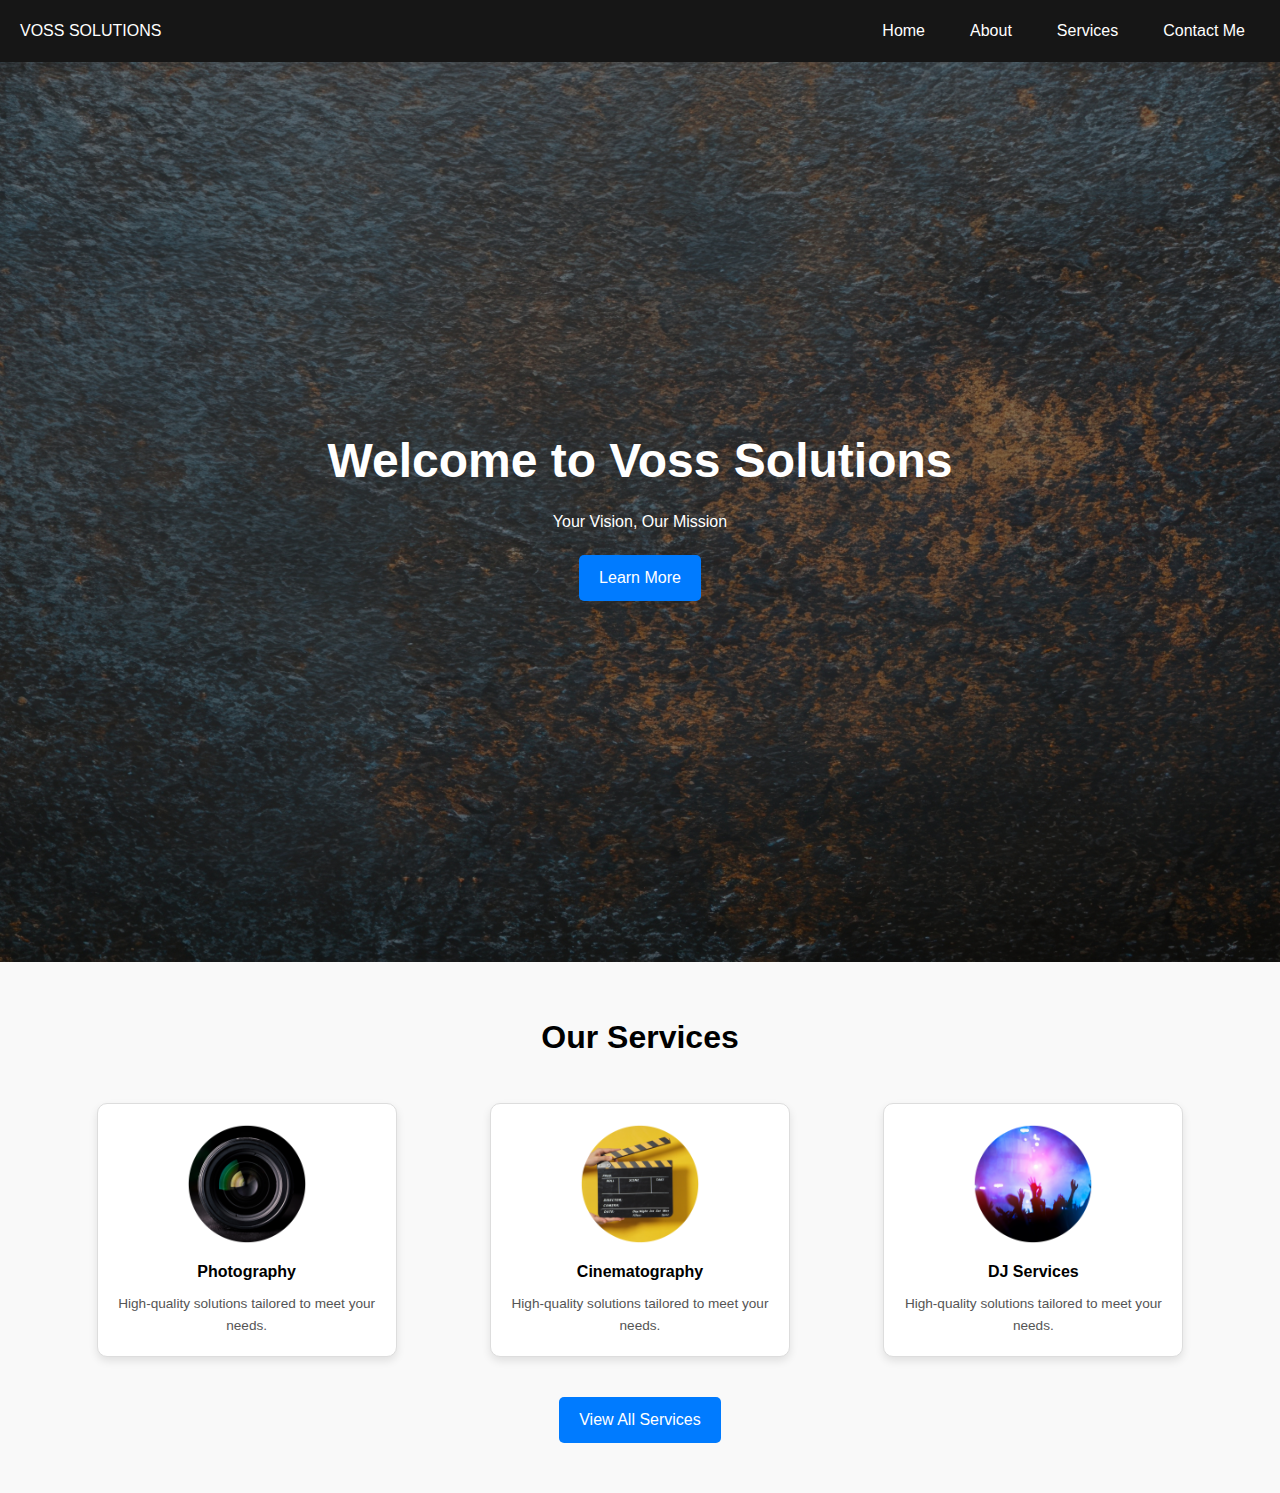
<file: index.html>
<!DOCTYPE html>
<html lang="en">

<head>
    <meta charset="UTF-8">
    <meta name="viewport" content="width=device-width, initial-scale=1.0">
    <title>Business Name</title>
    <link rel="stylesheet" href="styles.css">
</head>

<body>
    <header class="navbar">
        <div class="logo">VOSS SOLUTIONS</div>
        <div class="hamburger-menu" onclick="toggleMenu()">☰</div>
        <nav class="nav-links">
            <a href="index.html">Home</a>
            <a href="about.html">About</a>
            <a href="services.html">Services</a>
            <a href="contact.html">Contact Me</a>
        </nav>
    </header>

    <main>
        <section class="hero">
            <div class="hero-content">
                <h1>Welcome to Voss Solutions</h1>
                <p>Your Vision, Our Mission</p>
                <a href="services.html" class="cta-button">Learn More</a>
            </div>
        </section>

        <section class="services">
            <h2>Our Services</h2>
            <div class="services-grid">
                <div class="service-item">
                    <img src="photography.png" alt="Photography">
                    <h3>Photography</h3>
                    <p>High-quality solutions tailored to meet your needs.</p>
                </div>
                <div class="service-item">
                    <img src="cinematography.png" alt="Cinematography">
                    <h3>Cinematography</h3>
                    <p>High-quality solutions tailored to meet your needs.</p>
                </div>
                <div class="service-item">
                    <img src="dj-services.png" alt="Service 3">
                    <h3>DJ Services</h3>
                    <p>High-quality solutions tailored to meet your needs.</p>
                </div>
            </div>
            <a href="services.html" class="cta-button">View All Services</a>
        </section>
    </main>

    <script src="script.js"></script>
</body>

</html>
</file>
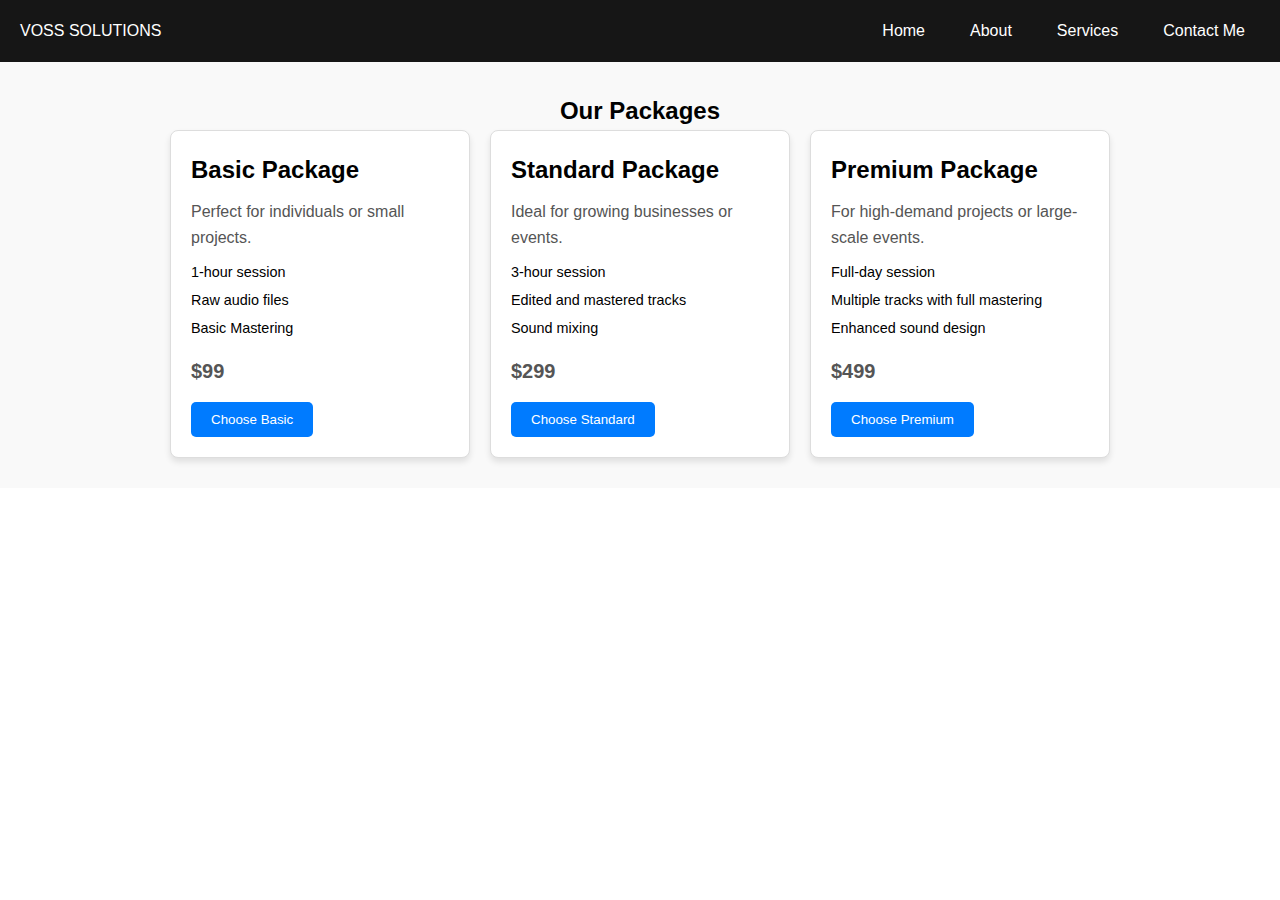
<file: audio.html>
<!DOCTYPE html>
<html lang="en">

<head>
    <meta charset="UTF-8">
    <meta name="viewport" content="width=device-width, initial-scale=1.0">
    <title>Audio - Voss Solutions</title>
    <link rel="stylesheet" href="styles.css">
</head>

<body>
    <header class="navbar">
        <div class="logo">VOSS SOLUTIONS</div>
        <div class="hamburger-menu" onclick="toggleMenu()">☰</div>
        <nav class="nav-links">
            <a href="index.html">Home</a>
            <a href="about.html">About</a>
            <a href="services.html">Services</a>
            <a href="contact.html">Contact Me</a>
        </nav>
    </header>

    <main>
        <section class="packages">
            <h2>Our Packages</h2>
            <div class="package-list">
                <!-- Basic Package -->
                <div class="package">
                    <h3>Basic Package</h3>
                    <p>Perfect for individuals or small projects.</p>
                    <ul>
                        <li>1-hour session</li>
                        <li>Raw audio files</li>
                        <li>Basic Mastering</li>
                    </ul>
                    <p class="price">$99</p>
                    <button>Choose Basic</button>
                </div>

                <!-- Standard Package -->
                <div class="package">
                    <h3>Standard Package</h3>
                    <p>Ideal for growing businesses or events.</p>
                    <ul>
                        <li>3-hour session</li>
                        <li>Edited and mastered tracks</li>
                        <li>Sound mixing</li>
                    </ul>
                    <p class="price">$299</p>
                    <button>Choose Standard</button>
                </div>

                <!-- Premium Package -->
                <div class="package">
                    <h3>Premium Package</h3>
                    <p>For high-demand projects or large-scale events.</p>
                    <ul>
                        <li>Full-day session</li>
                        <li>Multiple tracks with full mastering</li>
                        <li>Enhanced sound design</li>
                    </ul>
                    <p class="price">$499</p>
                    <button>Choose Premium</button>
                </div>
            </div>
        </section>

    </main>
</body>

</html>
</file>
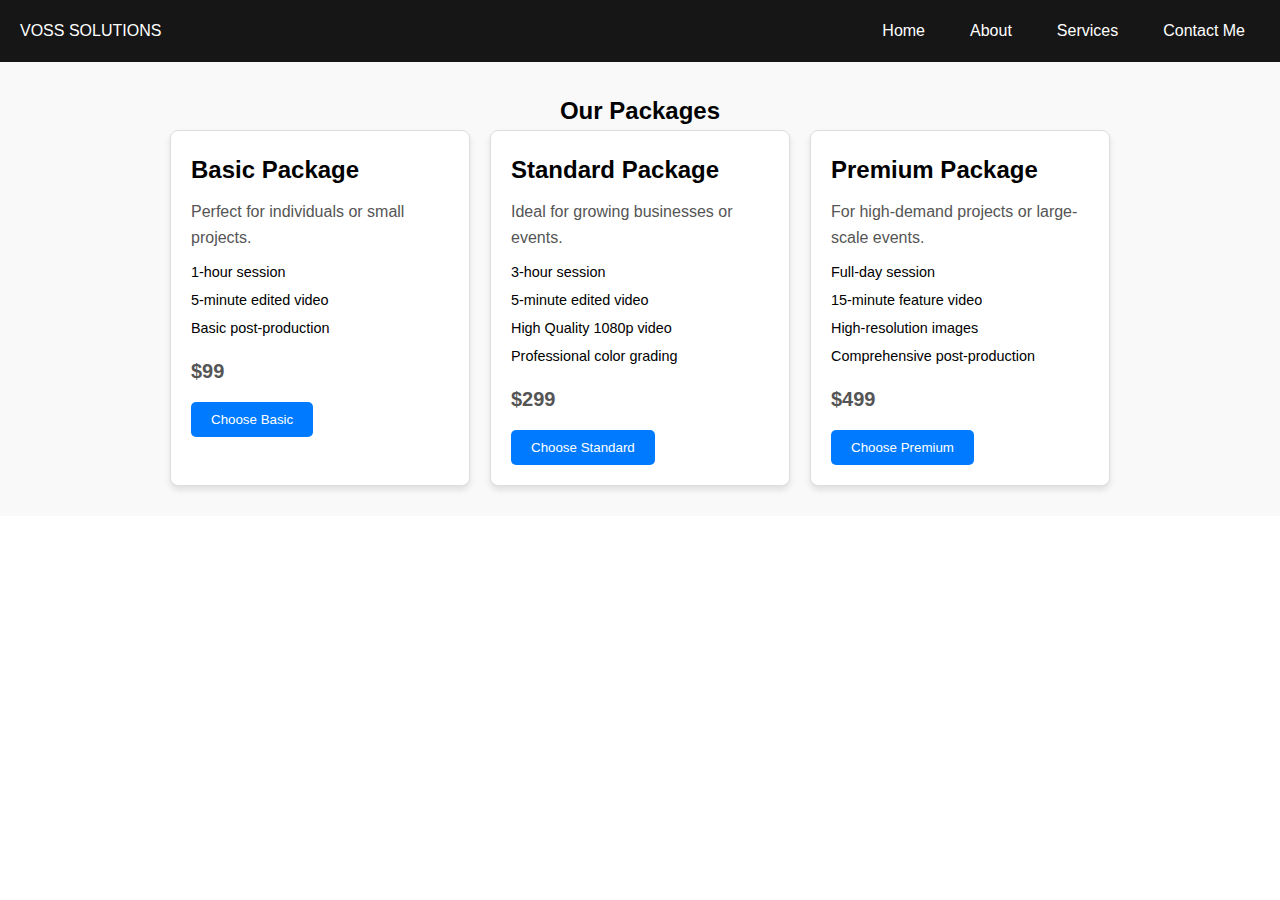
<file: cinematography.html>
<!DOCTYPE html>
<html lang="en">

<head>
    <meta charset="UTF-8">
    <meta name="viewport" content="width=device-width, initial-scale=1.0">
    <title>cinematography - Voss Solutions</title>
    <link rel="stylesheet" href="styles.css">
</head>

<body>
    <header class="navbar">
        <div class="logo">VOSS SOLUTIONS</div>
        <div class="hamburger-menu" onclick="toggleMenu()">☰</div>
        <nav class="nav-links">
            <a href="index.html">Home</a>
            <a href="about.html">About</a>
            <a href="services.html">Services</a>
            <a href="contact.html">Contact Me</a>
        </nav>
    </header>

    <main>
        <section class="packages">
            <h2>Our Packages</h2>
            <div class="package-list">
                <!-- Basic Package -->
                <div class="package">
                    <h3>Basic Package</h3>
                    <p>Perfect for individuals or small projects.</p>
                    <ul>
                        <li>1-hour session</li>
                        <li>5-minute edited video</li>
                        <li>Basic post-production</li>
                    </ul>
                    <p class="price">$99</p>
                    <button>Choose Basic</button>
                </div>

                <!-- Standard Package -->
                <div class="package">
                    <h3>Standard Package</h3>
                    <p>Ideal for growing businesses or events.</p>
                    <ul>
                        <li>3-hour session</li>
                        <li>5-minute edited video</li>
                        <li>High Quality 1080p video</li>
                        <li>Professional color grading</li>
                    </ul>
                    <p class="price">$299</p>
                    <button>Choose Standard</button>
                </div>

                <!-- Premium Package -->
                <div class="package">
                    <h3>Premium Package</h3>
                    <p>For high-demand projects or large-scale events.</p>
                    <ul>
                        <li>Full-day session</li>
                        <li>15-minute feature video</li>
                        <li>High-resolution images</li>
                        <li>Comprehensive post-production</li>
                    </ul>
                    <p class="price">$499</p>
                    <button>Choose Premium</button>
                </div>
            </div>
        </section>

    </main>
</body>

</html>
</file>
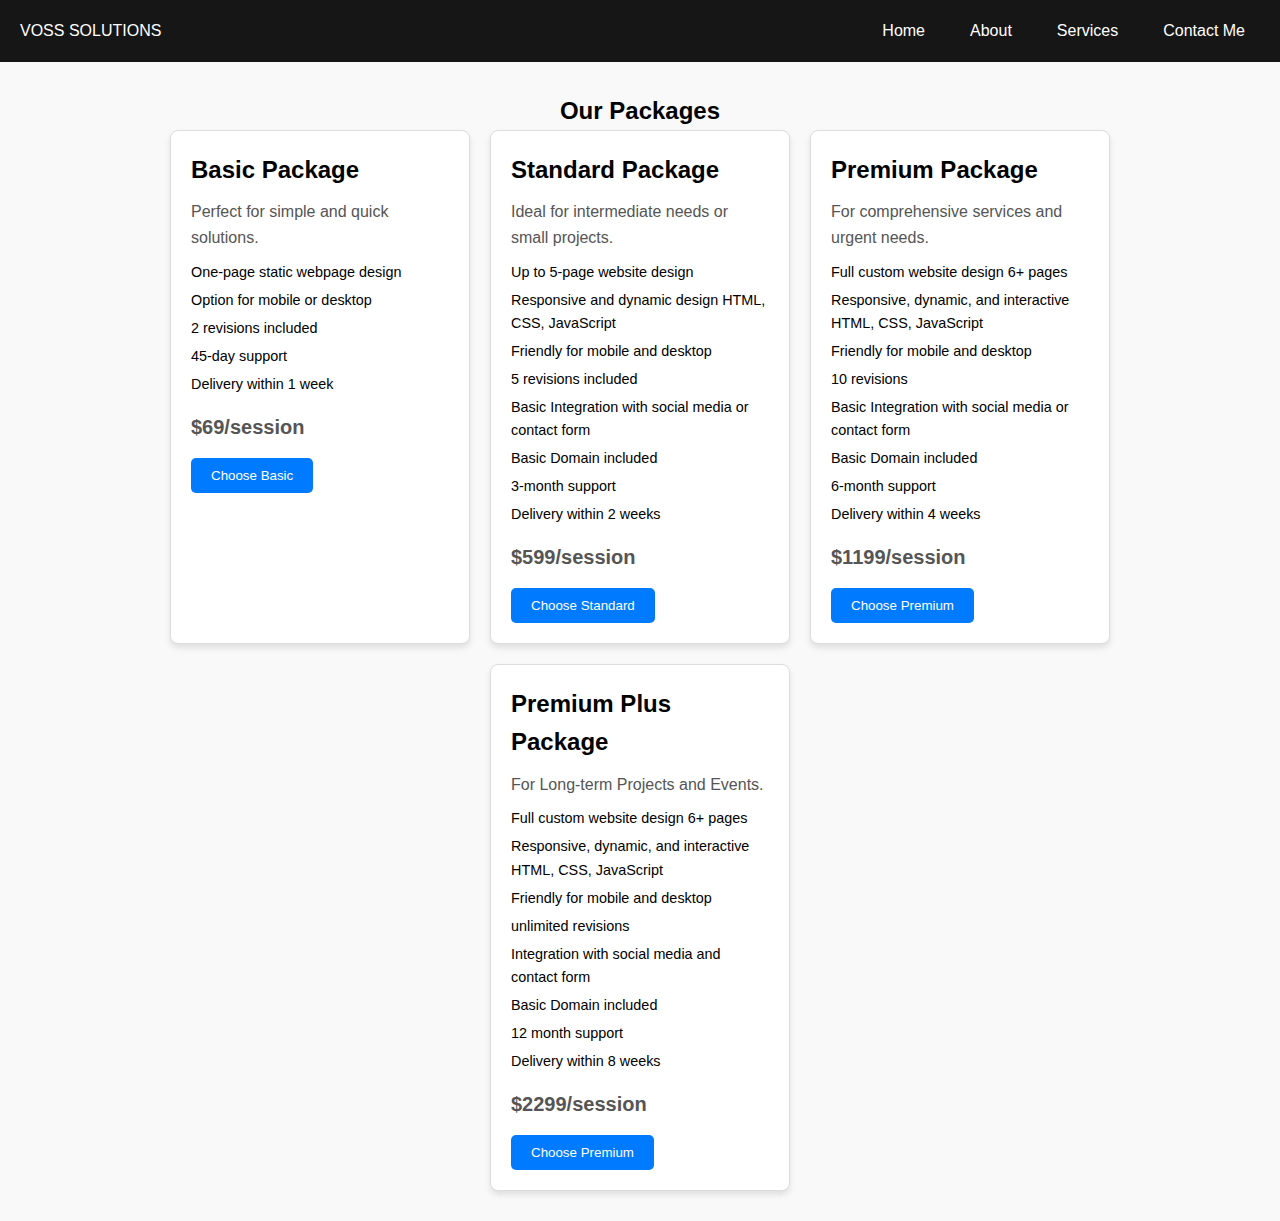
<file: coding-web-design.html>
<!DOCTYPE html>
<html lang="en">

<head>
    <meta charset="UTF-8">
    <meta name="viewport" content="width=device-width, initial-scale=1.0">
    <title>Coding and Web Design - Voss Solutions</title>
    <link rel="stylesheet" href="styles.css">
</head>

<body>
    <header class="navbar">
        <div class="logo">VOSS SOLUTIONS</div>
        <div class="hamburger-menu" onclick="toggleMenu()">☰</div>
        <nav class="nav-links">
            <a href="index.html">Home</a>
            <a href="about.html">About</a>
            <a href="services.html">Services</a>
            <a href="contact.html">Contact Me</a>
        </nav>
    </header>

    <main>
        <section class="packages">
            <h2>Our Packages</h2>
            <div class="package-list">
                <!-- Basic Package -->
                <div class="package">
                    <h3>Basic Package</h3>
                    <p>Perfect for simple and quick solutions.</p>
                    <ul>
                        <li>One-page static webpage design</li>
                        <li>Option for mobile or desktop</li>
                        <li>2 revisions included</li>
                        <li>45-day support</li>
                        <li>Delivery within 1 week</li>
                    </ul>
                    <p class="price">$69/session</p>
                    <button>Choose Basic</button>
                </div>

                <!-- Standard Package -->
                <div class="package">
                    <h3>Standard Package</h3>
                    <p>Ideal for intermediate needs or small projects.</p>
                    <ul>
                        <li>Up to 5-page website design</li>
                        <li>Responsive and dynamic design HTML, CSS, JavaScript</li>
                        <li>Friendly for mobile and desktop</li>
                        <li>5 revisions included</li>
                        <li>Basic Integration with social media or contact form</li>
                        <li>Basic Domain included</li>
                        <li>3-month support</li>
                        <li>Delivery within 2 weeks</li>
                    </ul>
                    <p class="price">$599/session</p>
                    <button>Choose Standard</button>
                </div>

                <!-- Premium Package -->
                <div class="package">
                    <h3>Premium Package</h3>
                    <p>For comprehensive services and urgent needs.</p>
                    <ul>
                        <li>Full custom website design 6+ pages</li>
                        <li>Responsive, dynamic, and interactive HTML, CSS, JavaScript</li>
                        <li>Friendly for mobile and desktop</li>
                        <li>10 revisions</li>
                        <li>Basic Integration with social media or contact form</li>
                        <li>Basic Domain included</li>
                        <li>6-month support</li>
                        <li>Delivery within 4 weeks</li>
                    </ul>
                    <p class="price">$1199/session</p>
                    <button>Choose Premium</button>
                </div>

                <!-- Premium Package -->
                <div class="package">
                    <h3>Premium Plus Package</h3>
                    <p>For Long-term Projects and Events.</p>
                    <ul>
                        <li>Full custom website design 6+ pages</li>
                        <li>Responsive, dynamic, and interactive HTML, CSS, JavaScript</li>
                        <li>Friendly for mobile and desktop</li>
                        <li>unlimited revisions</li>
                        <li>Integration with social media and contact form</li>
                        <li>Basic Domain included</li>
                        <li>12 month support</li>
                        <li>Delivery within 8 weeks</li>
                    </ul>
                    <p class="price">$2299/session</p>
                    <button>Choose Premium</button>
                </div>
            </div>
        </section>

    </main>
</body>

</html>
</file>
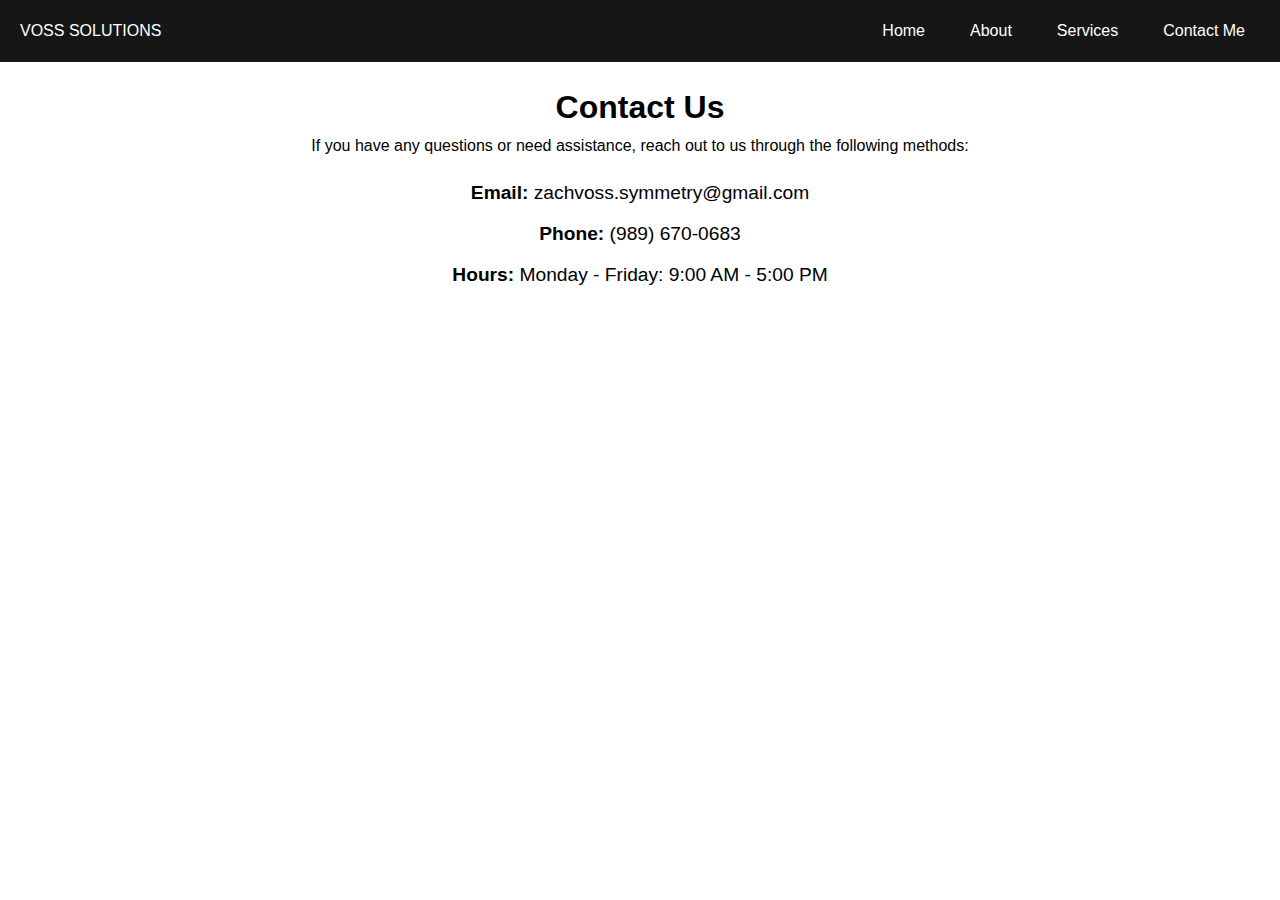
<file: contact.html>
<!DOCTYPE html>
<html lang="en">

<head>
    <meta charset="UTF-8">
    <meta name="viewport" content="width=device-width, initial-scale=1.0">
    <title>Contact Us</title>
    <link rel="stylesheet" href="styles.css">
</head>

<body>
    <header class="navbar">
        <div class="logo">VOSS SOLUTIONS</div>
        <div class="hamburger-menu" onclick="toggleMenu()">☰</div>
        <nav class="nav-links">
            <a href="index.html">Home</a>
            <a href="about.html">About</a>
            <a href="services.html">Services</a>
            <a href="contact.html">Contact Me</a>
        </nav>
    </header>

    <main>
        <section class="contact-section">
            <h1>Contact Us</h1>
            <p>If you have any questions or need assistance, reach out to us through the following methods:</p>

            <div class="contact-info">
                <p><strong>Email:</strong> zachvoss.symmetry@gmail.com</p>
                <p><strong>Phone:</strong> (989) 670-0683</p>
                <p><strong>Hours:</strong> Monday - Friday: 9:00 AM - 5:00 PM</p>
            </div>
        </section>
    </main>

    <script src="script.js"></script>
</body>

</html>
</file>
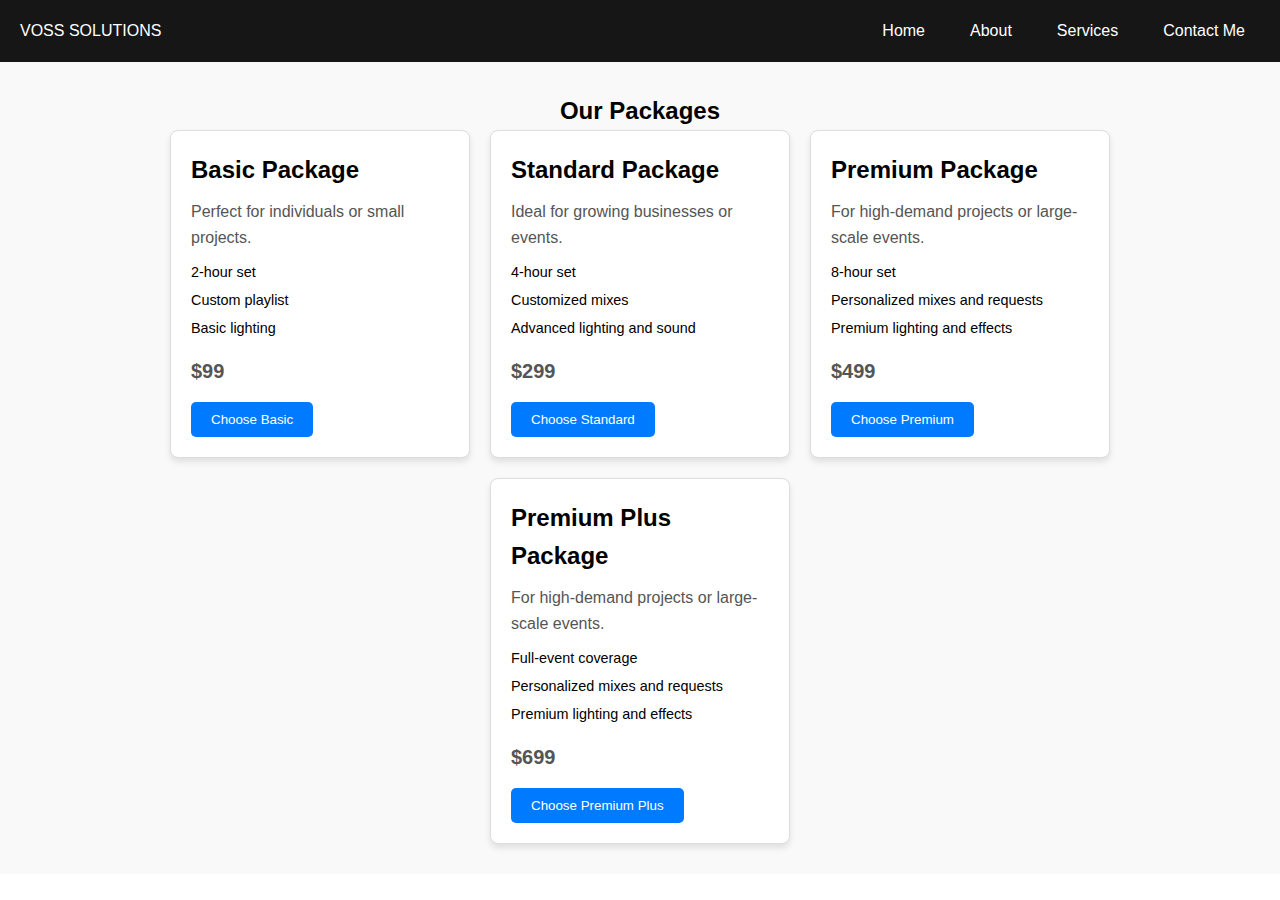
<file: dj-services.html>
<!DOCTYPE html>
<html lang="en">

<head>
    <meta charset="UTF-8">
    <meta name="viewport" content="width=device-width, initial-scale=1.0">
    <title>DJ Services - Voss Solutions</title>
    <link rel="stylesheet" href="styles.css">
</head>

<body>
    <header class="navbar">
        <div class="logo">VOSS SOLUTIONS</div>
        <div class="hamburger-menu" onclick="toggleMenu()">☰</div>
        <nav class="nav-links">
            <a href="index.html">Home</a>
            <a href="about.html">About</a>
            <a href="services.html">Services</a>
            <a href="contact.html">Contact Me</a>
        </nav>
    </header>

    <main>
        <section class="packages">
            <h2>Our Packages</h2>
            <div class="package-list">
                <!-- Basic Package -->
                <div class="package">
                    <h3>Basic Package</h3>
                    <p>Perfect for individuals or small projects.</p>
                    <ul>
                        <li>2-hour set</li>
                        <li>Custom playlist</li>
                        <li>Basic lighting</li>
                    </ul>
                    <p class="price">$99</p>
                    <button>Choose Basic</button>
                </div>

                <!-- Standard Package -->
                <div class="package">
                    <h3>Standard Package</h3>
                    <p>Ideal for growing businesses or events.</p>
                    <ul>
                        <li>4-hour set</li>
                        <li>Customized mixes</li>
                        <li>Advanced lighting and sound</li>
                    </ul>
                    <p class="price">$299</p>
                    <button>Choose Standard</button>
                </div>

                <!-- Premium Package -->
                <div class="package">
                    <h3>Premium Package</h3>
                    <p>For high-demand projects or large-scale events.</p>
                    <ul>
                        <li>8-hour set</li>
                        <li>Personalized mixes and requests</li>
                        <li>Premium lighting and effects</li>
                    </ul>
                    <p class="price">$499</p>
                    <button>Choose Premium</button>
                </div>

                <!-- Premium Plus Package -->
                <div class="package">
                    <h3>Premium Plus Package</h3>
                    <p>For high-demand projects or large-scale events.</p>
                    <ul>
                        <li>Full-event coverage</li>
                        <li>Personalized mixes and requests</li>
                        <li>Premium lighting and effects</li>
                    </ul>
                    <p class="price">$699</p>
                    <button>Choose Premium Plus</button>
                </div>
            </div>
        </section>

    </main>
</body>

</html>
</file>
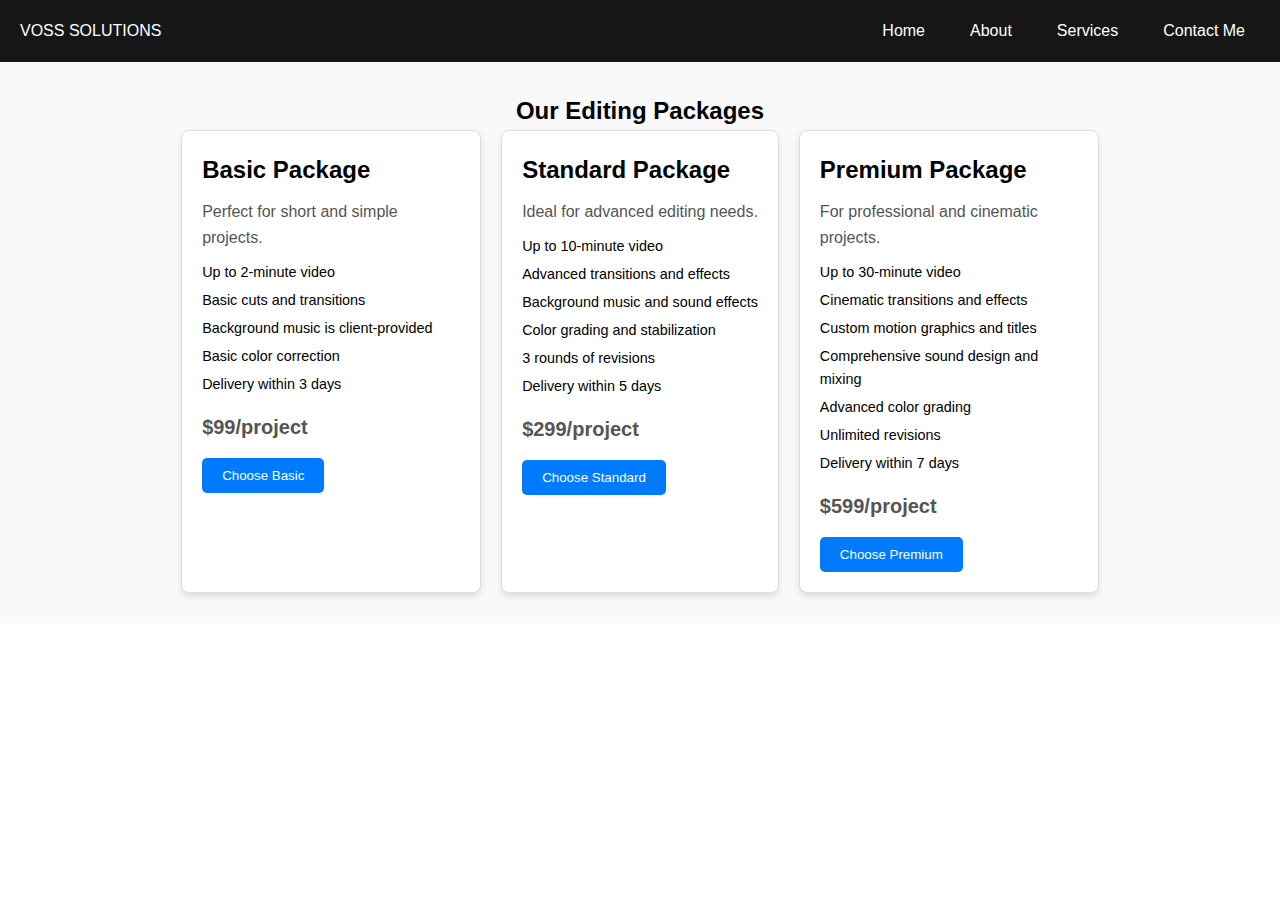
<file: editing.html>
<!DOCTYPE html>
<html lang="en">

<head>
    <meta charset="UTF-8">
    <meta name="viewport" content="width=device-width, initial-scale=1.0">
    <title>Editing - Voss Solutions</title>
    <link rel="stylesheet" href="styles.css">
</head>

<body>
    <header class="navbar">
        <div class="logo">VOSS SOLUTIONS</div>
        <div class="hamburger-menu" onclick="toggleMenu()">☰</div>
        <nav class="nav-links">
            <a href="index.html">Home</a>
            <a href="about.html">About</a>
            <a href="services.html">Services</a>
            <a href="contact.html">Contact Me</a>
        </nav>
    </header>

    <main>
        <section class="packages">
            <h2>Our Editing Packages</h2>
            <div class="package-list">
                <!-- Basic Package -->
                <div class="package">
                    <h3>Basic Package</h3>
                    <p>Perfect for short and simple projects.</p>
                    <ul>
                        <li>Up to 2-minute video</li>
                        <li>Basic cuts and transitions</li>
                        <li>Background music is client-provided</li>
                        <li>Basic color correction</li>
                        <li>Delivery within 3 days</li>
                    </ul>
                    <p class="price">$99/project</p>
                    <button>Choose Basic</button>
                </div>

                <!-- Standard Package -->
                <div class="package">
                    <h3>Standard Package</h3>
                    <p>Ideal for advanced editing needs.</p>
                    <ul>
                        <li>Up to 10-minute video</li>
                        <li>Advanced transitions and effects</li>
                        <li>Background music and sound effects</li>
                        <li>Color grading and stabilization</li>
                        <li>3 rounds of revisions</li>
                        <li>Delivery within 5 days</li>
                    </ul>
                    <p class="price">$299/project</p>
                    <button>Choose Standard</button>
                </div>

                <!-- Premium Package -->
                <div class="package">
                    <h3>Premium Package</h3>
                    <p>For professional and cinematic projects.</p>
                    <ul>
                        <li>Up to 30-minute video</li>
                        <li>Cinematic transitions and effects</li>
                        <li>Custom motion graphics and titles</li>
                        <li>Comprehensive sound design and mixing</li>
                        <li>Advanced color grading</li>
                        <li>Unlimited revisions</li>
                        <li>Delivery within 7 days</li>
                    </ul>
                    <p class="price">$599/project</p>
                    <button>Choose Premium</button>
                </div>
            </div>
        </section>

    </main>
</body>

</html>
</file>
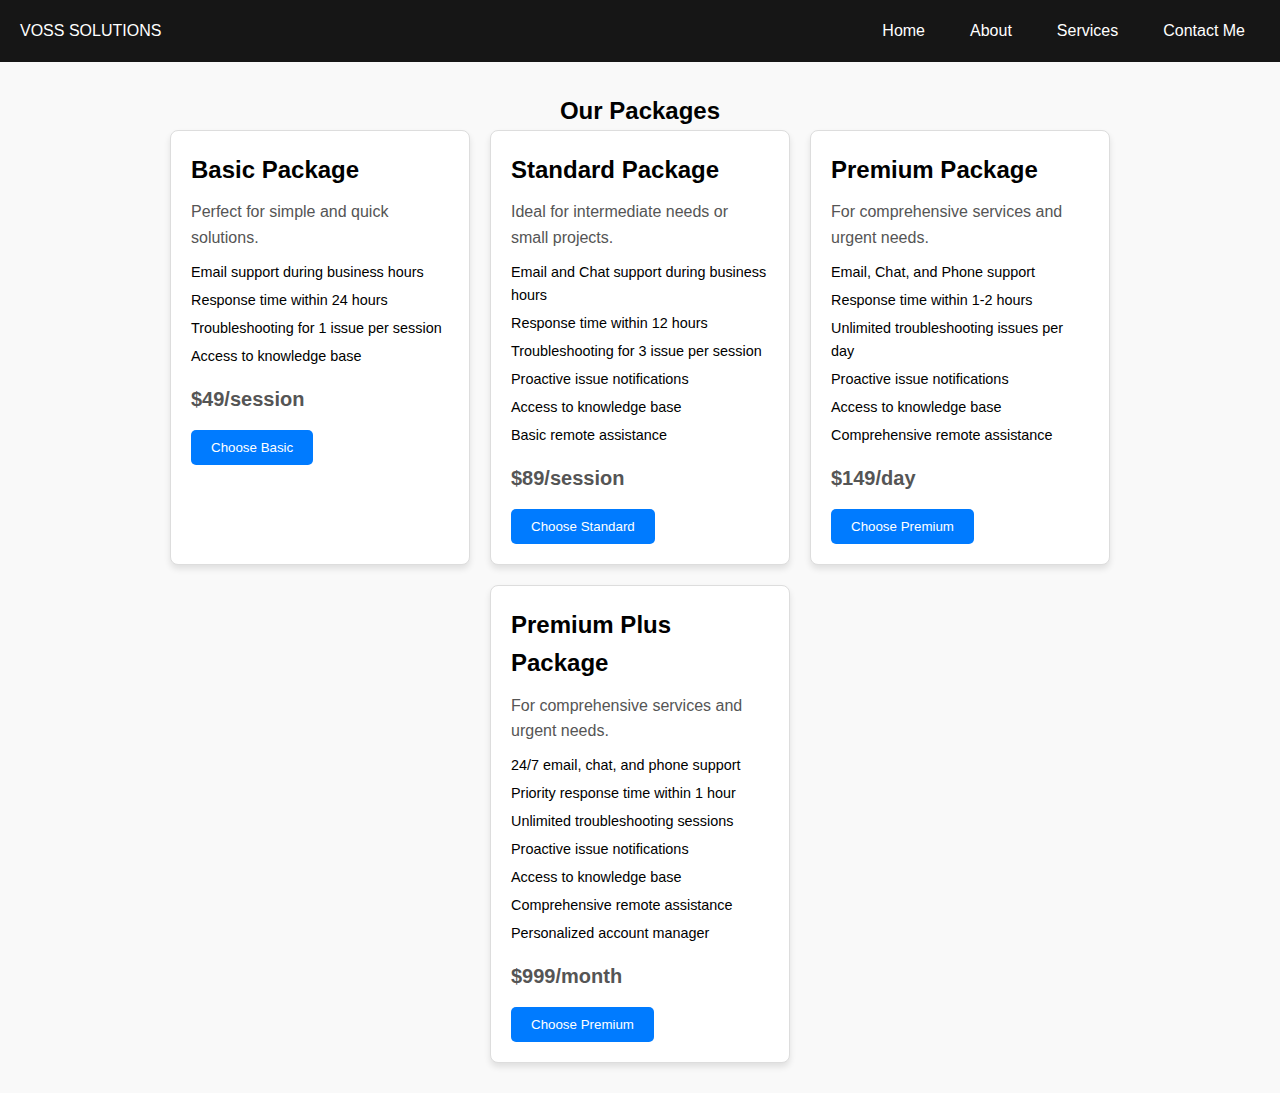
<file: helpdesk.html>
<!DOCTYPE html>
<html lang="en">

<head>
    <meta charset="UTF-8">
    <meta name="viewport" content="width=device-width, initial-scale=1.0">
    <title>Helpdesk - Voss Solutions</title>
    <link rel="stylesheet" href="styles.css">
</head>

<body>
    <header class="navbar">
        <div class="logo">VOSS SOLUTIONS</div>
        <div class="hamburger-menu" onclick="toggleMenu()">☰</div>
        <nav class="nav-links">
            <a href="index.html">Home</a>
            <a href="about.html">About</a>
            <a href="services.html">Services</a>
            <a href="contact.html">Contact Me</a>
        </nav>
    </header>

    <main>
        <section class="packages">
            <h2>Our Packages</h2>
            <div class="package-list">
                <!-- Basic Package -->
                <div class="package">
                    <h3>Basic Package</h3>
                    <p>Perfect for simple and quick solutions.</p>
                    <ul>
                        <li>Email support during business hours</li>
                        <li>Response time within 24 hours</li>
                        <li>Troubleshooting for 1 issue per session</li>
                        <li>Access to knowledge base</li>
                    </ul>
                    <p class="price">$49/session</p>
                    <button>Choose Basic</button>
                </div>

                <!-- Standard Package -->
                <div class="package">
                    <h3>Standard Package</h3>
                    <p>Ideal for intermediate needs or small projects.</p>
                    <ul>
                        <li>Email and Chat support during business hours</li>
                        <li>Response time within 12 hours</li>
                        <li>Troubleshooting for 3 issue per session</li>
                        <li>Proactive issue notifications</li>
                        <li>Access to knowledge base</li>
                        <li>Basic remote assistance</li>
                    </ul>
                    <p class="price">$89/session</p>
                    <button>Choose Standard</button>
                </div>

                <!-- Premium Package -->
                <div class="package">
                    <h3>Premium Package</h3>
                    <p>For comprehensive services and urgent needs.</p>
                    <ul>
                        <li>Email, Chat, and Phone support</li>
                        <li>Response time within 1-2 hours</li>
                        <li>Unlimited troubleshooting issues per day</li>
                        <li>Proactive issue notifications</li>
                        <li>Access to knowledge base</li>
                        <li>Comprehensive remote assistance</li>
                    </ul>
                    <p class="price">$149/day</p>
                    <button>Choose Premium</button>
                </div>

                <!-- Premium Package -->
                <div class="package">
                    <h3>Premium Plus Package</h3>
                    <p>For comprehensive services and urgent needs.</p>
                    <ul>
                        <li>24/7 email, chat, and phone support</li>
                        <li>Priority response time within 1 hour</li>
                        <li>Unlimited troubleshooting sessions</li>
                        <li>Proactive issue notifications</li>
                        <li>Access to knowledge base</li>
                        <li>Comprehensive remote assistance</li>
                        <li>Personalized account manager</li>
                    </ul>
                    <p class="price">$999/month</p>
                    <button>Choose Premium</button>
                </div>
            </div>
        </section>

    </main>
</body>

</html>
</file>
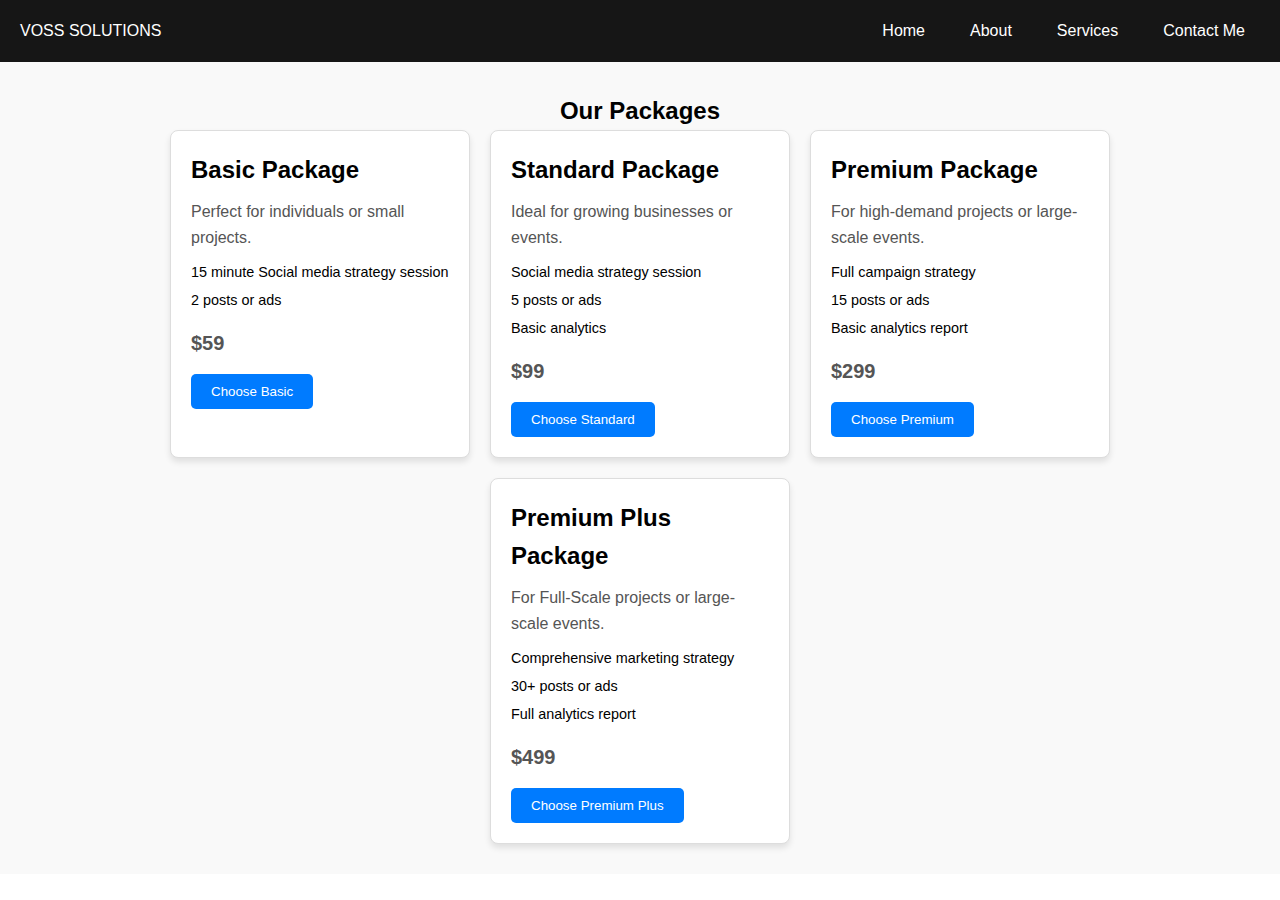
<file: marketing.html>
<!DOCTYPE html>
<html lang="en">

<head>
    <meta charset="UTF-8">
    <meta name="viewport" content="width=device-width, initial-scale=1.0">
    <title>Marketing - Voss Solutions</title>
    <link rel="stylesheet" href="styles.css">
</head>

<body>
    <header class="navbar">
        <div class="logo">VOSS SOLUTIONS</div>
        <div class="hamburger-menu" onclick="toggleMenu()">☰</div>
        <nav class="nav-links">
            <a href="index.html">Home</a>
            <a href="about.html">About</a>
            <a href="services.html">Services</a>
            <a href="contact.html">Contact Me</a>
        </nav>
    </header>

    <main>
        <section class="packages">
            <h2>Our Packages</h2>
            <div class="package-list">
                <!-- Basic Package -->
                <div class="package">
                    <h3>Basic Package</h3>
                    <p>Perfect for individuals or small projects.</p>
                    <ul>
                        <li>15 minute Social media strategy session</li>
                        <li>2 posts or ads</li>
                    </ul>
                    <p class="price">$59</p>
                    <button>Choose Basic</button>
                </div>

                <!-- Standard Package -->
                <div class="package">
                    <h3>Standard Package</h3>
                    <p>Ideal for growing businesses or events.</p>
                    <ul>
                        <li>Social media strategy session</li>
                        <li>5 posts or ads</li>
                        <li>Basic analytics</li>
                    </ul>
                    <p class="price">$99</p>
                    <button>Choose Standard</button>
                </div>

                <!-- Premium Package -->
                <div class="package">
                    <h3>Premium Package</h3>
                    <p>For high-demand projects or large-scale events.</p>
                    <ul>
                        <li>Full campaign strategy</li>
                        <li>15 posts or ads</li>
                        <li>Basic analytics report</li>
                    </ul>
                    <p class="price">$299</p>
                    <button>Choose Premium</button>
                </div>
                <!-- Premium Package -->
                <div class="package">
                    <h3>Premium Plus Package</h3>
                    <p>For Full-Scale projects or large-scale events.</p>
                    <ul>
                        <li>Comprehensive marketing strategy</li>
                        <li>30+ posts or ads</li>
                        <li>Full analytics report</li>
                    </ul>
                    <p class="price">$499</p>
                    <button>Choose Premium Plus</button>
                </div>
        </section>

    </main>
</body>

</html>
</file>
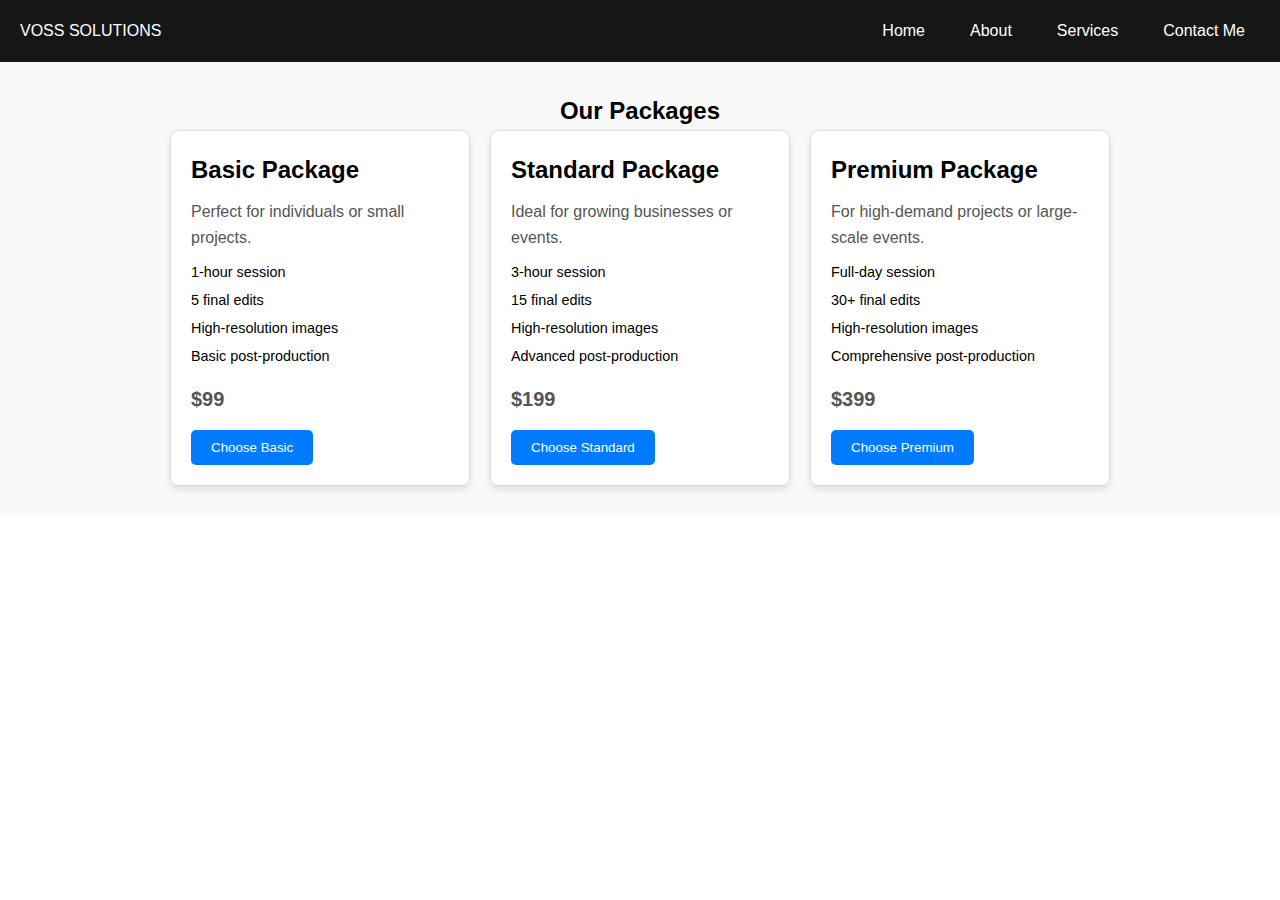
<file: photography.html>
<!DOCTYPE html>
<html lang="en">

<head>
    <meta charset="UTF-8">
    <meta name="viewport" content="width=device-width, initial-scale=1.0">
    <title>Photography - Voss Solutions</title>
    <link rel="stylesheet" href="styles.css">
</head>

<body>
    <header class="navbar">
        <div class="logo">VOSS SOLUTIONS</div>
        <div class="hamburger-menu" onclick="toggleMenu()">☰</div>
        <nav class="nav-links">
            <a href="index.html">Home</a>
            <a href="about.html">About</a>
            <a href="services.html">Services</a>
            <a href="contact.html">Contact Me</a>
        </nav>
    </header>

    <main>
        <section class="packages">
            <h2>Our Packages</h2>
            <div class="package-list">
                <!-- Basic Package -->
                <div class="package">
                    <h3>Basic Package</h3>
                    <p>Perfect for individuals or small projects.</p>
                    <ul>
                        <li>1-hour session</li>
                        <li>5 final edits</li>
                        <li>High-resolution images</li>
                        <li>Basic post-production</li>
                    </ul>
                    <p class="price">$99</p>
                    <button>Choose Basic</button>
                </div>

                <!-- Standard Package -->
                <div class="package">
                    <h3>Standard Package</h3>
                    <p>Ideal for growing businesses or events.</p>
                    <ul>
                        <li>3-hour session</li>
                        <li>15 final edits</li>
                        <li>High-resolution images</li>
                        <li>Advanced post-production</li>
                    </ul>
                    <p class="price">$199</p>
                    <button>Choose Standard</button>
                </div>

                <!-- Premium Package -->
                <div class="package">
                    <h3>Premium Package</h3>
                    <p>For high-demand projects or large-scale events.</p>
                    <ul>
                        <li>Full-day session</li>
                        <li>30+ final edits</li>
                        <li>High-resolution images</li>
                        <li>Comprehensive post-production</li>
                    </ul>
                    <p class="price">$399</p>
                    <button>Choose Premium</button>
                </div>
            </div>
        </section>

    </main>
</body>

</html>
</file>
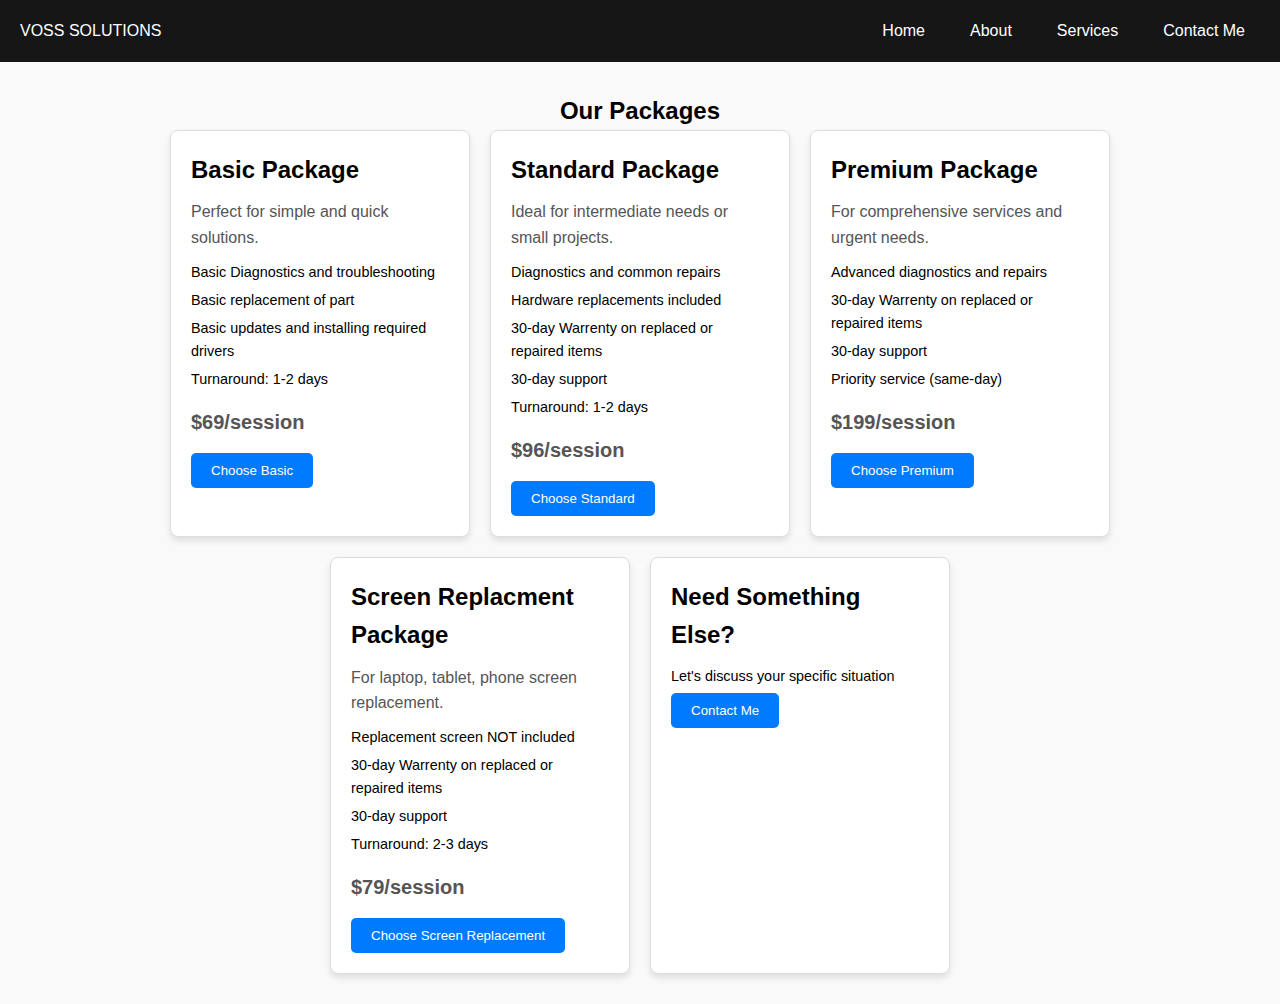
<file: repair.html>
<!DOCTYPE html>
<html lang="en">

<head>
    <meta charset="UTF-8">
    <meta name="viewport" content="width=device-width, initial-scale=1.0">
    <title>Repair - Voss Solutions</title>
    <link rel="stylesheet" href="styles.css">
</head>

<body>
    <header class="navbar">
        <div class="logo">VOSS SOLUTIONS</div>
        <div class="hamburger-menu" onclick="toggleMenu()">☰</div>
        <nav class="nav-links">
            <a href="index.html">Home</a>
            <a href="about.html">About</a>
            <a href="services.html">Services</a>
            <a href="contact.html">Contact Me</a>
        </nav>
    </header>

    <main>
        <section class="packages">
            <h2>Our Packages</h2>
            <div class="package-list">
                <!-- Basic Package -->
                <div class="package">
                    <h3>Basic Package</h3>
                    <p>Perfect for simple and quick solutions.</p>
                    <ul>
                        <li>Basic Diagnostics and troubleshooting</li>
                        <li>Basic replacement of part</li>
                        <li>Basic updates and installing required drivers</li>
                        <li>Turnaround: 1-2 days</li>
                    </ul>
                    <p class="price">$69/session</p>
                    <button>Choose Basic</button>
                </div>

                <!-- Standard Package -->
                <div class="package">
                    <h3>Standard Package</h3>
                    <p>Ideal for intermediate needs or small projects.</p>
                    <ul>
                        <li>Diagnostics and common repairs</li>
                        <li>Hardware replacements included</li>
                        <li>30-day Warrenty on replaced or repaired items</li>
                        <li>30-day support</li>
                        <li>Turnaround: 1-2 days</li>
                    </ul>
                    <p class="price">$96/session</p>
                    <button>Choose Standard</button>
                </div>

                <!-- Premium Package -->
                <div class="package">
                    <h3>Premium Package</h3>
                    <p>For comprehensive services and urgent needs.</p>
                    <ul>
                        <li>Advanced diagnostics and repairs</li>
                        <li>30-day Warrenty on replaced or repaired items</li>
                        <li>30-day support</li>
                        <li>Priority service (same-day)</li>
                    </ul>
                    <p class="price">$199/session</p>
                    <button>Choose Premium</button>
                </div>

                <!-- Premium Package -->
                <div class="package">
                    <h3>Screen Replacment Package</h3>
                    <p>For laptop, tablet, phone screen replacement.</p>
                    <ul>
                        <li>Replacement screen NOT included</li>
                        <li>30-day Warrenty on replaced or repaired items</li>
                        <li>30-day support</li>
                        <li>Turnaround: 2-3 days</li>
                    </ul>
                    <p class="price">$79/session</p>
                    <button>Choose Screen Replacement</button>
                </div>

                <!-- Premium Package -->
                <div class="package">
                    <h3>Need Something Else?</h3>
                    <p> </p>
                    <ul>
                        <li>Let's discuss your specific situation</li>
                        <button>Contact Me</button>
                </div>
            </div>
        </section>

    </main>
</body>

</html>
</file>
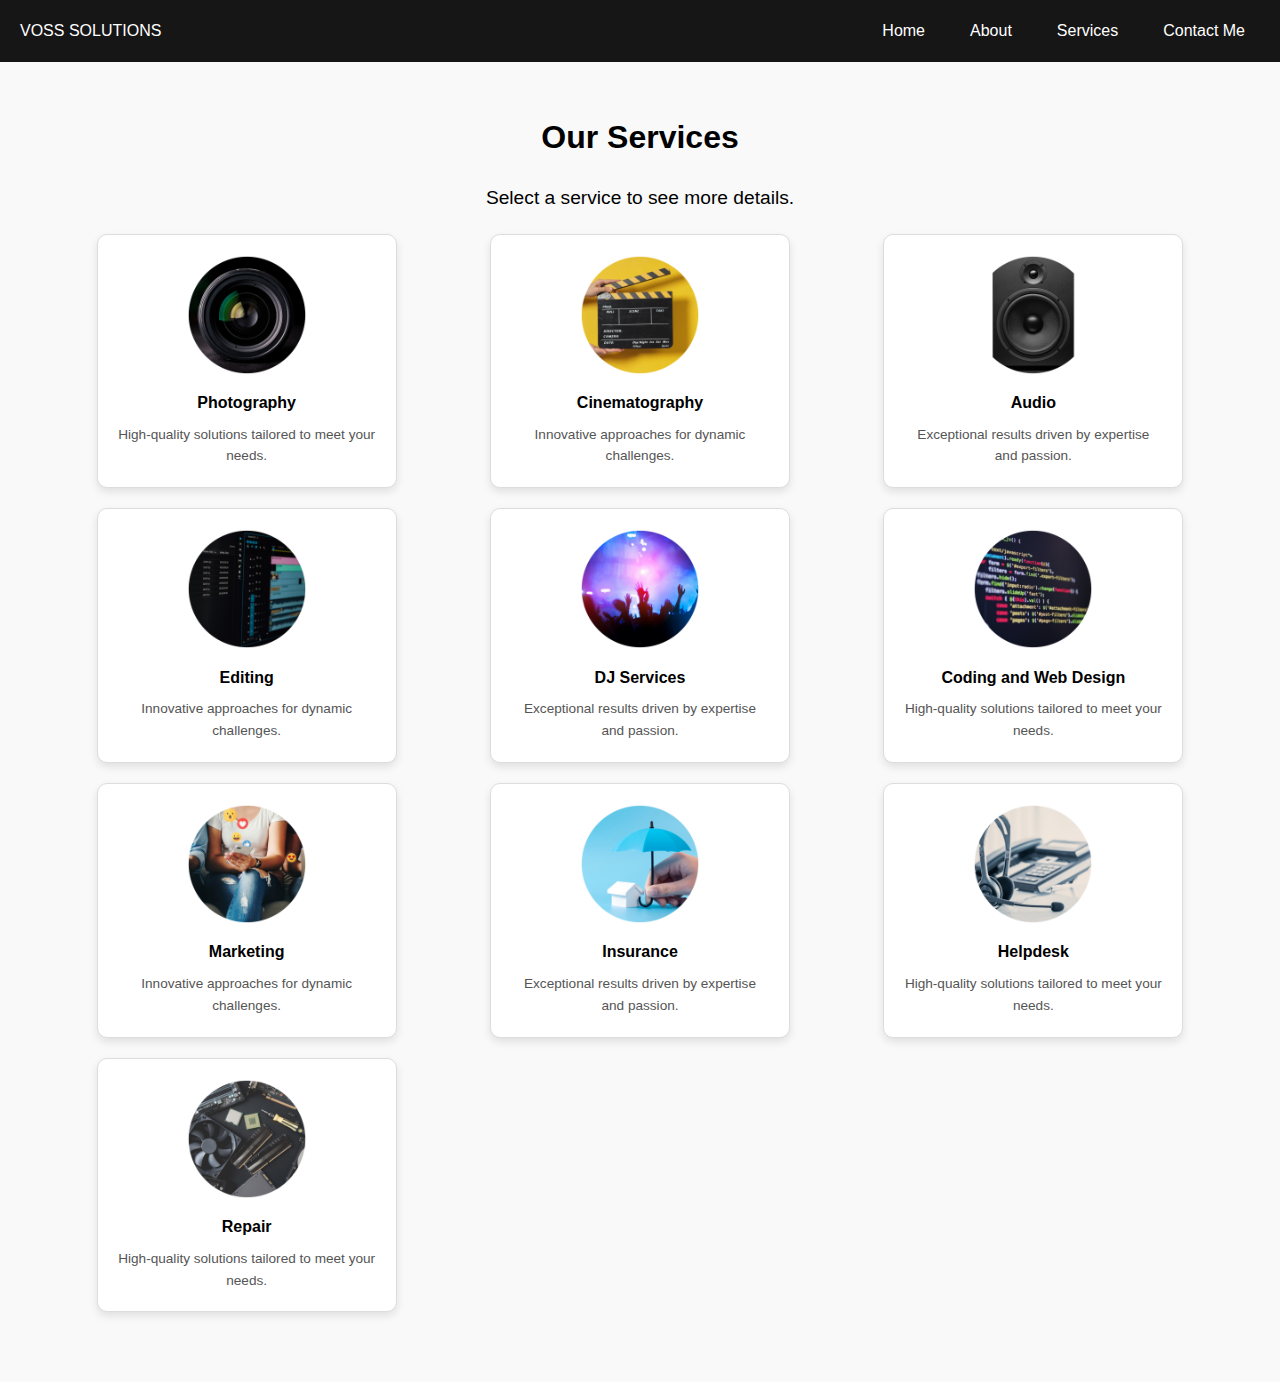
<file: services.html>
<!DOCTYPE html>
<html lang="en">

<head>
    <meta charset="UTF-8">
    <meta name="viewport" content="width=device-width, initial-scale=1.0">
    <title>Our Services</title>
    <link rel="stylesheet" href="styles.css">
</head>

<body>
    <header class="navbar">
        <div class="logo">VOSS SOLUTIONS</div>
        <div class="hamburger-menu" onclick="toggleMenu()">☰</div>
        <nav class="nav-links">
            <a href="index.html">Home</a>
            <a href="about.html">About</a>
            <a href="services.html">Services</a>
            <a href="contact.html">Contact Me</a>
        </nav>
    </header>

    <main>
        <section class="services">
            <h2>Our Services</h2>
            <p id="service-description">
                Select a service to see more details.
            </p>
            <div class="services-grid">
                <a href="photography.html" class="service-item">
                    <img src="photography.png" alt="Photography">
                    <h3>Photography</h3>
                    <p>High-quality solutions tailored to meet your needs.</p>
                </a>
                <a href="cinematography.html" class="service-item">
                    <img src="cinematography.png" alt="Cinematography">
                    <h3>Cinematography</h3>
                    <p>Innovative approaches for dynamic challenges.</p>
                </a>
                <a href="audio.html" class="service-item">
                    <img src="Audio.png" alt="Audio">
                    <h3>Audio</h3>
                    <p>Exceptional results driven by expertise and passion.</p>
                </a>
                <a href="editing.html" class="service-item">
                    <img src="Editing.png" alt="Editing">
                    <h3>Editing</h3>
                    <p>Innovative approaches for dynamic challenges.</p>
                </a>
                <a href="dj-services.html" class="service-item">
                    <img src="dj-services.png" alt="DJ Services">
                    <h3>DJ Services</h3>
                    <p>Exceptional results driven by expertise and passion.</p>
                </a>
                <a href="coding-web-design.html" class="service-item">
                    <img src="coding-web-design.png" alt="Coding and Web Design">
                    <h3>Coding and Web Design</h3>
                    <p>High-quality solutions tailored to meet your needs.</p>
                </a>
                <a href="marketing.html" class="service-item">
                    <img src="marketing.png" alt="Marketing">
                    <h3>Marketing</h3>
                    <p>Innovative approaches for dynamic challenges.</p>
                </a>
                <a href="https://www.vossagencyusa.com" class="service-item" target="_blank" rel="noopener noreferrer">
                    <img src="insurance.png" alt="Insurance">
                    <h3>Insurance</h3>
                    <p>Exceptional results driven by expertise and passion.</p>
                </a>

                </a>
                <a href="helpdesk.html" class="service-item">
                    <img src="helpdesk.png" alt="Helpdesk">
                    <h3>Helpdesk</h3>
                    <p>High-quality solutions tailored to meet your needs.</p>
                </a>
                <a href="repair.html" class="service-item">
                    <img src="repair.png" alt="Repair">
                    <h3>Repair</h3>
                    <p>High-quality solutions tailored to meet your needs.</p>
                </a>
            </div>
        </section>
    </main>

    <script src="script.js"></script>
</body>

</html>
</file>
<file: styles.css>
/* General Reset */
* {
    margin: 0;
    padding: 0;
    box-sizing: border-box;
}

body {
    font-family: Arial, sans-serif;
    line-height: 1.6;
}

.navbar {
    display: flex;
    justify-content: space-between;
    align-items: center;
    padding: 10px 20px;
    background: #161616;
    color: #fff;
}

.nav-links {
    display: flex;
    gap: 15px;
}

.nav-links a {
    color: #fff;
    text-decoration: none;
    padding: 8px 15px;
    border-radius: 5px;
    transition: background 0.3s;
}

.nav-links a:hover {
    background: #555;
}

.hamburger-menu {
    display: none;
    cursor: pointer;
    font-size: 1.5em;
}

/* Hero Section */
.hero {
    display: flex;
    justify-content: center;
    align-items: center;
    height: 100vh;
    background: url('hero.jpg') no-repeat center center/cover;
    color: white;
    text-align: center;
}

.hero-content h1 {
    font-size: 3em;
    margin-bottom: 10px;
}

.cta-button {
    display: inline-block;
    background: #007BFF;
    color: white;
    padding: 10px 20px;
    border-radius: 5px;
    text-decoration: none;
    transition: background 0.3s;
}

.cta-button:hover {
    background: #0056b3;
}

/* About Page */
.about-section {
    padding: 20px;
    text-align: center;
}

.video-container {
    width: 100%;
    max-width: 600px;
    margin: 0 auto 20px;
}

video {
    width: 100%;
    height: auto;
}

/* Responsive */
@media (max-width: 768px) {
    .hamburger-menu {
        display: block;
    }

    .nav-links {
        display: none;
        flex-direction: column;
        gap: 0;
        background: #333;
        position: absolute;
        top: 60px;
        right: 10px;
        padding: 10px;
    }

    .nav-links.show {
        display: flex;
    }
}

.services-description {
    padding: 20px;
    text-align: center;
}

#service-description {
    font-size: 1.2rem;
    margin-top: 10px;
}

/* Services Section */
.services {
    padding: 50px 20px;
    text-align: center;
    background: #f9f9f9;
}

.services h2 {
    font-size: 2rem;
    margin-bottom: 20px;
}

.services-grid {
    display: grid;
    grid-template-columns: repeat(3, 1fr);
    /* 3 columns for desktop */
    gap: 20px;
    /* Space between grid items */
    justify-content: center;
    /* Horizontally center grid */
    align-items: center;
    /* Vertically align items */
    margin: 0 auto;
    /* Center the grid on the screen */
    max-width: 1200px;
    /* Restrict grid width */
    padding: 20px;
}

/* Make Grid Items Larger */
.service-item {
    background: #fff;
    border: 1px solid #ddd;
    border-radius: 10px;
    box-shadow: 0 4px 8px rgba(0, 0, 0, 0.1);
    padding: 20px;
    /* Increase padding for larger appearance */
    text-align: center;
    transition: transform 0.3s ease, box-shadow 0.3s ease;
    max-width: 300px;
    /* Larger item size */
    margin: 0 auto;
    /* Center each item */
}

.service-item img {
    width: 100%;
    max-width: 120px;
    /* Smaller image size */
    height: auto;
    border-radius: 8px;
    margin-bottom: 8px;
}

.service-item h3 {
    font-size: 1rem;
    /* Reduced heading size */
    margin-bottom: 8px;
}

.service-item p {
    font-size: 0.85rem;
    /* Smaller text size */
    color: #555;
}

.service-item:hover {
    transform: scale(1.05);
    box-shadow: 0 6px 12px rgba(0, 0, 0, 0.15);
}


.cta-button {
    display: inline-block;
    margin-top: 20px;
    background: #007BFF;
    color: #fff;
    padding: 10px 20px;
    border-radius: 5px;
    text-decoration: none;
    transition: background 0.3s;
}

.cta-button:hover {
    background: #0056b3;
}

.services-grid a {
    text-decoration: none;
    color: inherit;
    transition: transform 0.3s ease, box-shadow 0.3s ease;
}

.services-grid a:hover {
    transform: scale(1.05);
    box-shadow: 0 8px 16px rgba(0, 0, 0, 0.2);
}

/* Responsive Design */
@media (max-width: 768px) {
    .services-grid {
        grid-template-columns: repeat(2, 1fr);
        /* 2 columns for medium screens */
    }
}

@media (max-width: 480px) {
    .services-grid {
        grid-template-columns: 1fr;
        /* 1 column for small screens */
    }
}

/* Packages Section */
.packages {
    padding: 30px;
    text-align: center;
    background-color: #f9f9f9;
}

.package-list {
    display: flex;
    flex-wrap: wrap;
    justify-content: center;
    gap: 20px;
}

.package {
    background: #fff;
    border: 1px solid #ddd;
    border-radius: 8px;
    box-shadow: 0 4px 6px rgba(0, 0, 0, 0.1);
    padding: 20px;
    max-width: 300px;
    text-align: left;
}

.package h3 {
    font-size: 1.5rem;
    margin-bottom: 10px;
}

.package p {
    font-size: 1rem;
    color: #555;
    margin-bottom: 10px;
}

.package ul {
    list-style: none;
    padding: 0;
    margin: 10px 0;
}

.package ul li {
    margin: 5px 0;
    font-size: 0.9rem;
}

.package .price {
    font-size: 1.25rem;
    font-weight: bold;
    margin: 15px 0;
}

.package button {
    background: #007BFF;
    color: white;
    padding: 10px 20px;
    border: none;
    border-radius: 5px;
    cursor: pointer;
    transition: background 0.3s;
}

.package button:hover {
    background: #0056b3;
}

/* Responsive Design */
@media (max-width: 768px) {
    .package-list {
        flex-direction: column;
        align-items: center;
    }
}

/* Contact Section */
.contact-section {
    padding: 20px;
    text-align: center;
}

.contact-info {
    font-size: 1.2rem;
    margin-top: 20px;
    line-height: 1.6;
}

.contact-info p {
    margin: 10px 0;
}
</file>
